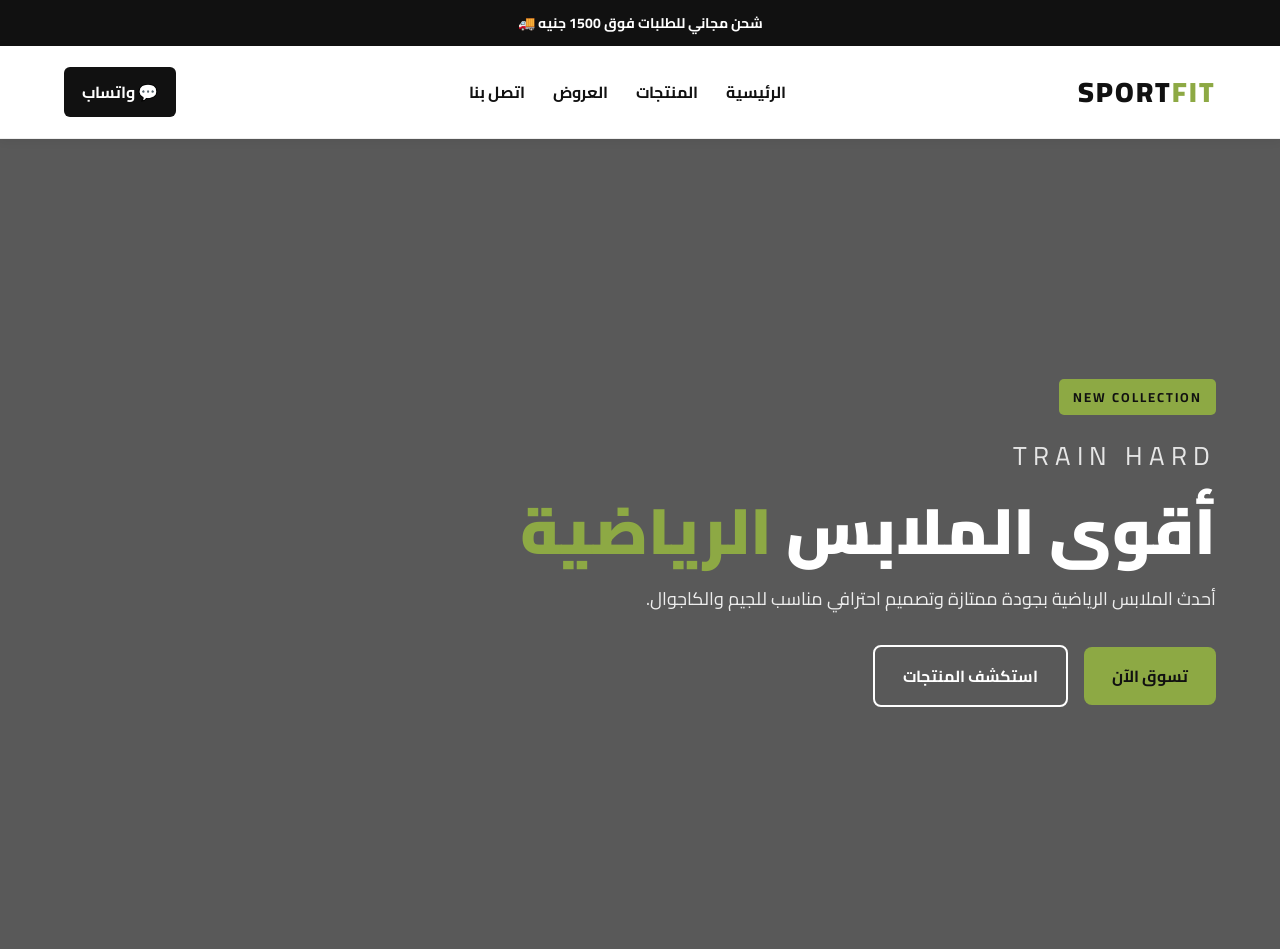
<file: index.html>
<!DOCTYPE html>
<html lang="ar" dir="rtl">
<head>
    <meta charset="UTF-8">
    <meta name="viewport" content="width=device-width, initial-scale=1.0">
    <title>SPORT FIT</title>
    <link href="https://fonts.googleapis.com/css2?family=Cairo:wght@300;400;700;900&display=swap" rel="stylesheet">
    <link rel="stylesheet" href="style.css">
</head>
<body>

    <div class="top-bar">
        شحن مجاني للطلبات فوق 1500 جنيه 🚚
    </div>

    <header class="main-header">
        <div class="logo">SPORT<span>FIT</span></div>
        <nav class="nav-links">
            <a href="index.html">الرئيسية</a>
            <a href="products.html">المنتجات</a>
            <a href="#">العروض</a>
            <a href="#">اتصل بنا</a>
        </nav>
        <a href="https://wa.me/201098980309" class="cart-btn">💬 واتساب</a>
    </header>

    <section class="hero-section">
        <div class="hero-content">
            <span class="badge">NEW COLLECTION</span>
            <p class="en-sub">TRAIN HARD</p>
            <h1>
                أقوى الملابس
                <span class="highlight">الرياضية</span>
            </h1>
            <p class="hero-desc">
                أحدث الملابس الرياضية بجودة ممتازة وتصميم احترافي مناسب للجيم والكاجوال.
            </p>
            <a href="products.html" class="btn btn-primary">تسوق الآن</a>
            <a href="products.html" class="btn btn-secondary">استكشف المنتجات</a>
        </div>
    </section>

</body>
</html>
</file>
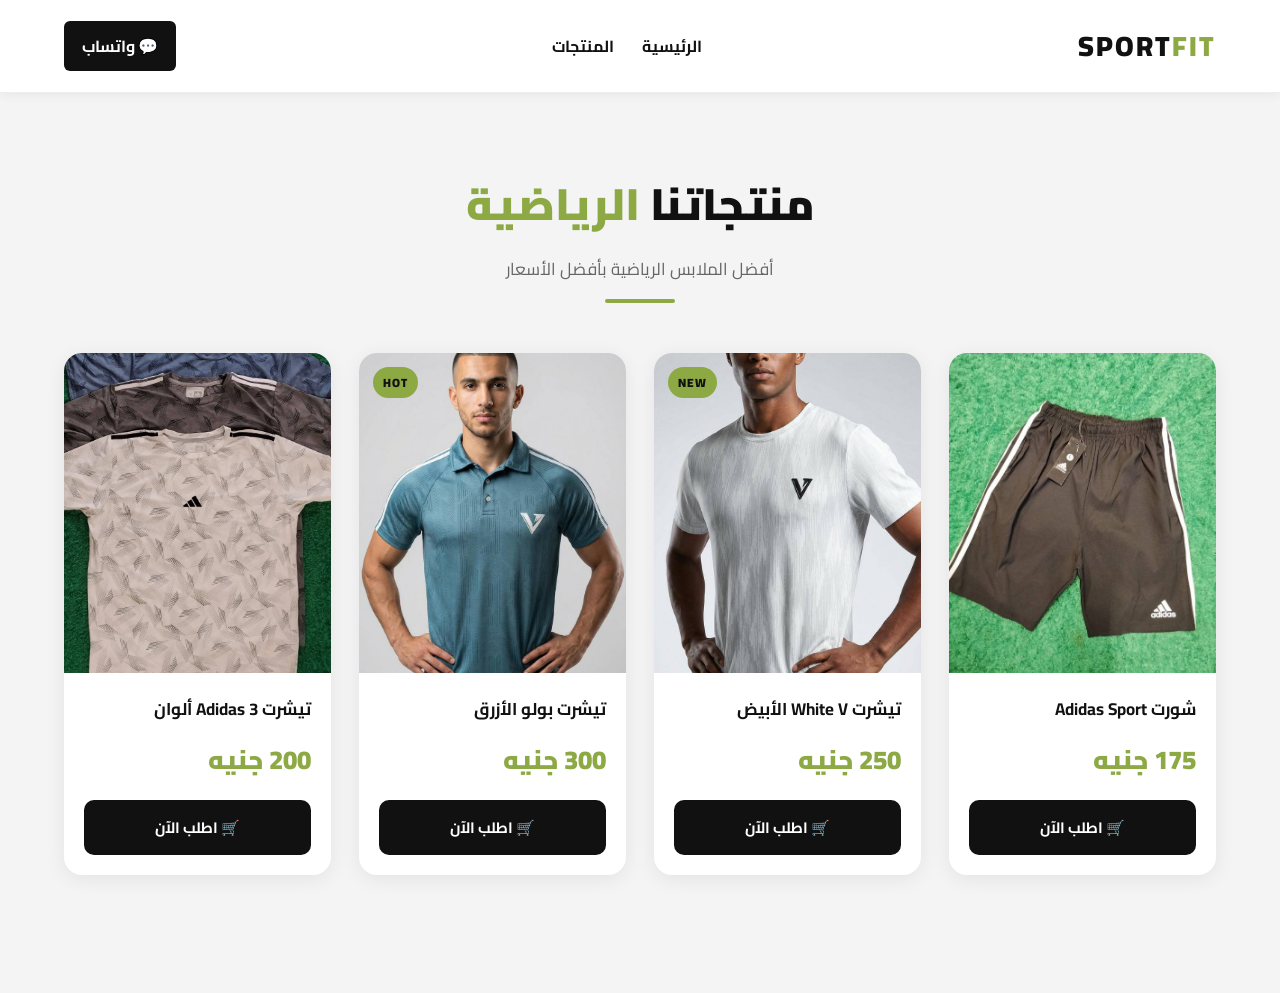
<file: products.html>
<!DOCTYPE html>
<html lang="ar" dir="rtl">
<head>
    <meta charset="UTF-8">
    <meta name="viewport" content="width=device-width, initial-scale=1.0">
    <title>المنتجات | SPORT FIT</title>
    <link href="https://fonts.googleapis.com/css2?family=Cairo:wght@300;400;700;900&display=swap" rel="stylesheet">
    <link rel="stylesheet" href="style.css">
</head>
<body>

    <header class="main-header">
        <div class="logo">SPORT<span>FIT</span></div>
        <nav class="nav-links">
            <a href="index.html">الرئيسية</a>
            <a href="products.html">المنتجات</a>
        </nav>
        <a href="https://wa.me/201098980309" class="cart-btn">💬 واتساب</a>
    </header>

    <section class="products-page">
        <div class="products-title">
            <h1>منتجاتنا <span>الرياضية</span></h1>
            <p>أفضل الملابس الرياضية بأفضل الأسعار</p>
            <div class="title-line"></div>
        </div>

        <div class="products-grid">

            <div class="product-card">
                <div class="card-img-wrap">
                    <img src="short-adidas.jpg" alt="شورت Adidas">
                </div>
                <div class="product-info">
                    <h3>شورت Adidas Sport</h3>
                    <div class="price">175 جنيه</div>
                    <a href="https://wa.me/201098980309" class="buy-btn">🛒 اطلب الآن</a>
                </div>
            </div>

            <div class="product-card">
                <span class="badge-card">NEW</span>
                <div class="card-img-wrap">
                    <img src="tshirt-white.jpg" alt="تيشرت أبيض">
                </div>
                <div class="product-info">
                    <h3>تيشرت White V الأبيض</h3>
                    <div class="price">250 جنيه</div>
                    <a href="https://wa.me/201098980309" class="buy-btn">🛒 اطلب الآن</a>
                </div>
            </div>

            <div class="product-card">
                <span class="badge-card">HOT</span>
                <div class="card-img-wrap">
                    <img src="tshirt-polo.jpg" alt="تيشرت بولو أزرق">
                </div>
                <div class="product-info">
                    <h3>تيشرت بولو الأزرق</h3>
                    <div class="price">300 جنيه</div>
                    <a href="https://wa.me/201098980309" class="buy-btn">🛒 اطلب الآن</a>
                </div>
            </div>

            <div class="product-card">
                <div class="card-img-wrap">
                    <img src="tshirt-3colors.jpg" alt="تيشرت Adidas 3 ألوان">
                </div>
                <div class="product-info">
                    <h3>تيشرت Adidas 3 ألوان</h3>
                    <div class="price">200 جنيه</div>
                    <a href="https://wa.me/201098980309" class="buy-btn">🛒 اطلب الآن</a>
                </div>
            </div>

        </div>
    </section>

</body>
</html>
</file>
<file: style.css>
:root {
    --primary-color: #8da944;
    --dark-color: #111111;
    --white: #ffffff;
    --light-bg: #f9f9f9;
}

* {
    margin: 0;
    padding: 0;
    box-sizing: border-box;
    font-family: 'Cairo', sans-serif;
}

body {
    background: white;
    color: #111;
}

.top-bar {
    background: #111;
    color: white;
    text-align: center;
    padding: 10px;
    font-weight: bold;
    font-size: 14px;
}

.main-header {
    display: flex;
    justify-content: space-between;
    align-items: center;
    padding: 20px 5%;
    border-bottom: 1px solid #eee;
    position: sticky;
    top: 0;
    background: white;
    z-index: 100;
    box-shadow: 0 2px 10px rgba(0,0,0,0.06);
}

.logo {
    font-size: 28px;
    font-weight: 900;
    letter-spacing: 2px;
}

.logo span { color: #8da944; }

.nav-links a {
    text-decoration: none;
    color: #111;
    margin: 0 12px;
    font-weight: bold;
    transition: color 0.2s;
}

.nav-links a:hover { color: #8da944; }

.cart-btn {
    background: #111;
    color: white;
    text-decoration: none;
    padding: 10px 18px;
    border-radius: 6px;
    font-weight: bold;
    transition: background 0.2s;
}

.cart-btn:hover { background: #8da944; color: #111; }

.hero-section {
    height: 90vh;
    background:
        linear-gradient(rgba(0,0,0,.65), rgba(0,0,0,.65)),
        url('https://images.unsplash.com/photo-1517838277536-f5f99be501cd?q=80&w=1920')
        center/cover;
    display: flex;
    align-items: center;
    padding: 0 5%;
    color: white;
}

.hero-content { max-width: 700px; }

.badge {
    background: #8da944;
    color: #111;
    padding: 6px 14px;
    border-radius: 5px;
    font-weight: bold;
    font-size: 13px;
    letter-spacing: 2px;
}

.en-sub {
    margin-top: 20px;
    letter-spacing: 6px;
    font-size: 26px;
    opacity: 0.85;
}

.hero-content h1 {
    font-size: 64px;
    font-weight: 900;
    margin: 16px 0;
    line-height: 1.1;
}

.highlight { color: #8da944; }

.hero-desc {
    font-size: 18px;
    margin-bottom: 30px;
    line-height: 1.8;
    opacity: 0.9;
}

.btn {
    display: inline-block;
    padding: 14px 28px;
    border-radius: 8px;
    text-decoration: none;
    font-weight: bold;
    margin-left: 12px;
    transition: transform 0.2s, opacity 0.2s;
}

.btn:hover { transform: translateY(-2px); opacity: 0.9; }

.btn-primary { background: #8da944; color: #111; }

.btn-secondary { border: 2px solid white; color: white; }

.products-page {
    padding: 70px 5% 90px;
    background: #f4f4f4;
    min-height: 100vh;
}

.products-title {
    text-align: center;
    margin-bottom: 50px;
}

.products-title h1 {
    font-size: 44px;
    font-weight: 900;
}

.products-title h1 span { color: #8da944; }

.products-title p {
    color: #666;
    font-size: 17px;
    margin-top: 8px;
}

.title-line {
    width: 70px;
    height: 4px;
    background: #8da944;
    margin: 14px auto 0;
    border-radius: 2px;
}

.products-grid {
    display: grid;
    grid-template-columns: repeat(auto-fit, minmax(260px, 1fr));
    gap: 28px;
    max-width: 1200px;
    margin: 0 auto;
}

.product-card {
    background: white;
    border-radius: 18px;
    overflow: hidden;
    box-shadow: 0 4px 20px rgba(0,0,0,0.07);
    transition: transform 0.3s, box-shadow 0.3s;
    position: relative;
}

.product-card:hover {
    transform: translateY(-8px);
    box-shadow: 0 12px 35px rgba(0,0,0,0.13);
}

.badge-card {
    position: absolute;
    top: 14px;
    left: 14px;
    background: #8da944;
    color: #111;
    font-weight: 900;
    font-size: 12px;
    padding: 4px 10px;
    border-radius: 20px;
    z-index: 2;
    letter-spacing: 1px;
}

.card-img-wrap {
    width: 100%;
    height: 320px;
    overflow: hidden;
    background: #f8f8f8;
}

.card-img-wrap img {
    width: 100%;
    height: 100%;
    object-fit: cover;
    transition: transform 0.4s ease;
}

.product-card:hover .card-img-wrap img {
    transform: scale(1.05);
}

.product-info { padding: 20px; }

.product-info h3 {
    font-size: 17px;
    font-weight: 700;
    margin-bottom: 10px;
    color: #111;
}.price {
    color: #8da944;
    font-size: 26px;
    font-weight: 900;
    margin-bottom: 16px;
}

.buy-btn {
    display: block;
    width: 100%;
    text-align: center;
    background: #111;
    color: white;
    padding: 13px;
    border-radius: 10px;
    text-decoration: none;
    font-weight: 700;
    font-size: 15px;
    transition: background 0.2s, transform 0.1s;
}

.buy-btn:hover {
    background: #8da944;
    color: #111;
    transform: scale(1.02);
}

@media (max-width: 768px) {
    .main-header { flex-direction: column; gap: 15px; }
    .hero-content h1 { font-size: 38px; }
    .products-grid { grid-template-columns: repeat(2, 1fr); gap: 16px; }
    .card-img-wrap { height: 240px; }
}

@media (max-width: 480px) {
    .products-grid { grid-template-columns: 1fr; }
    .hero-content h1 { font-size: 30px; }
}
</file>
